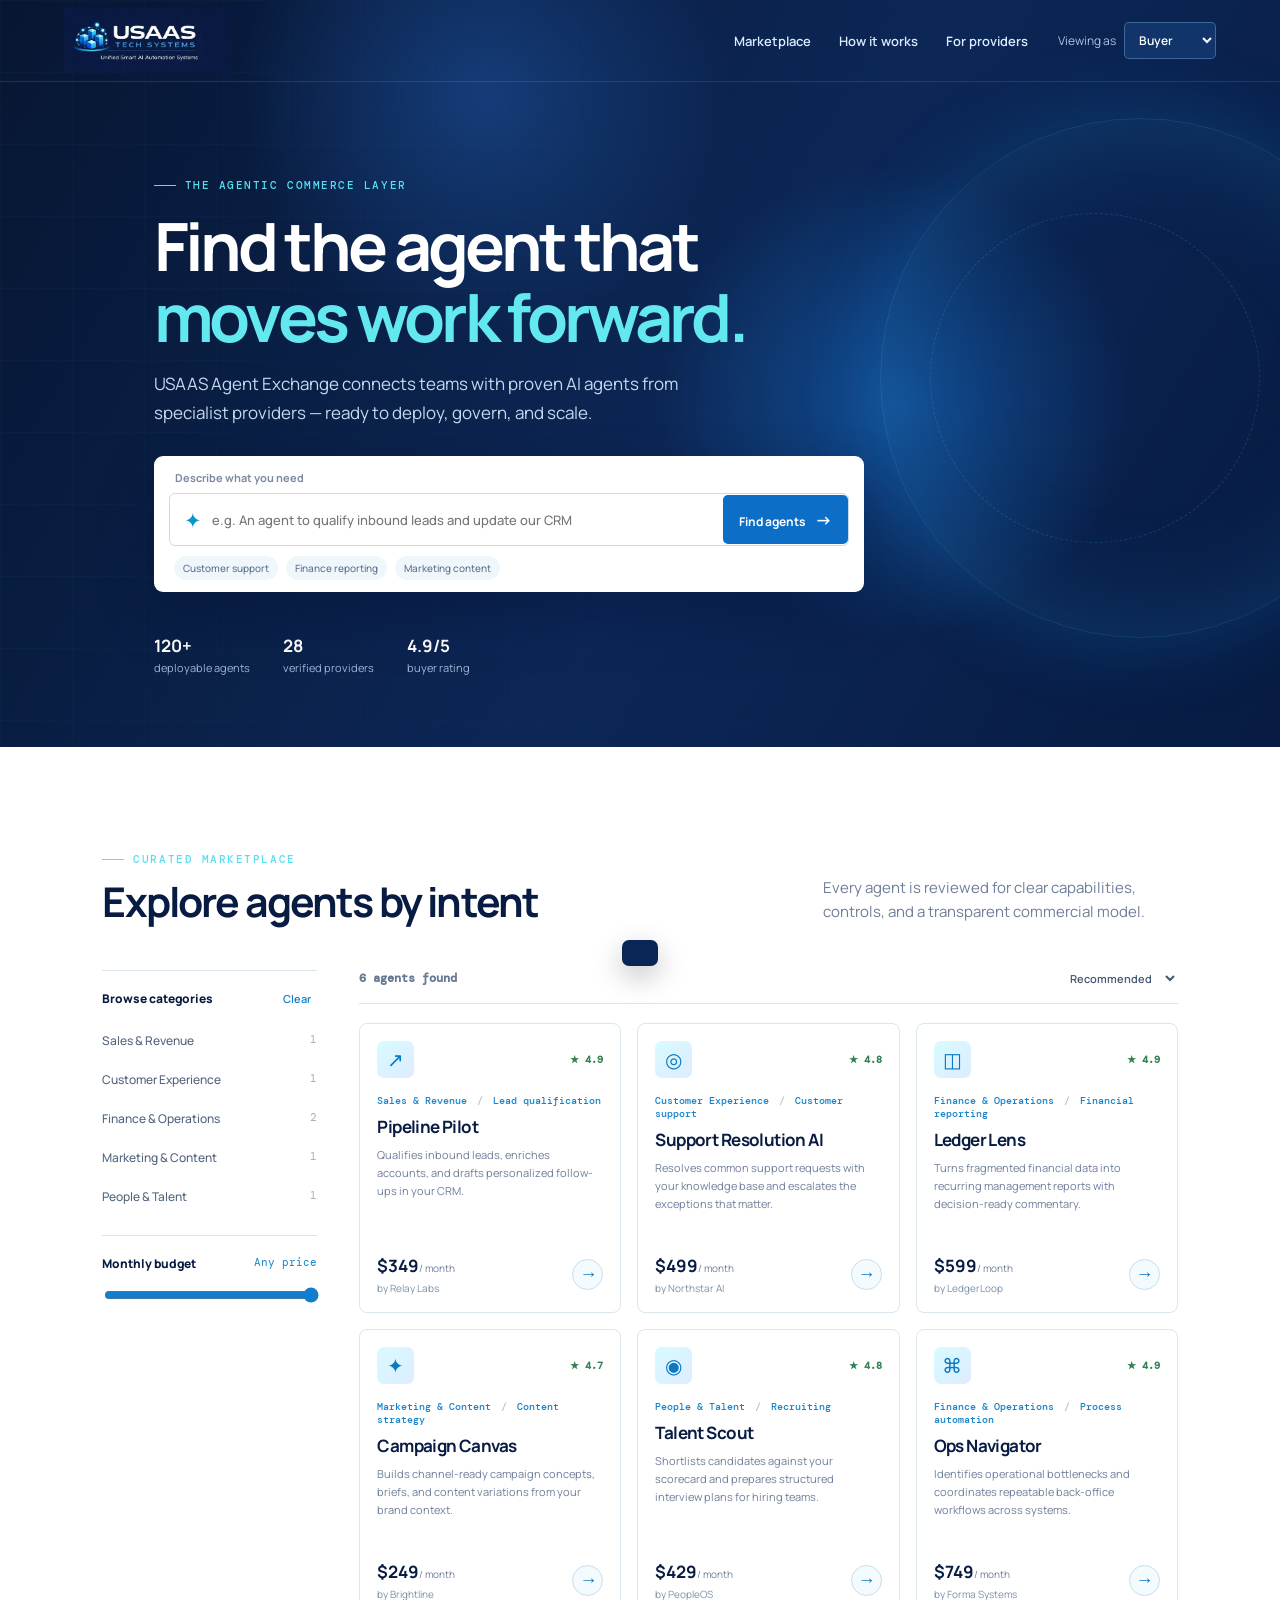
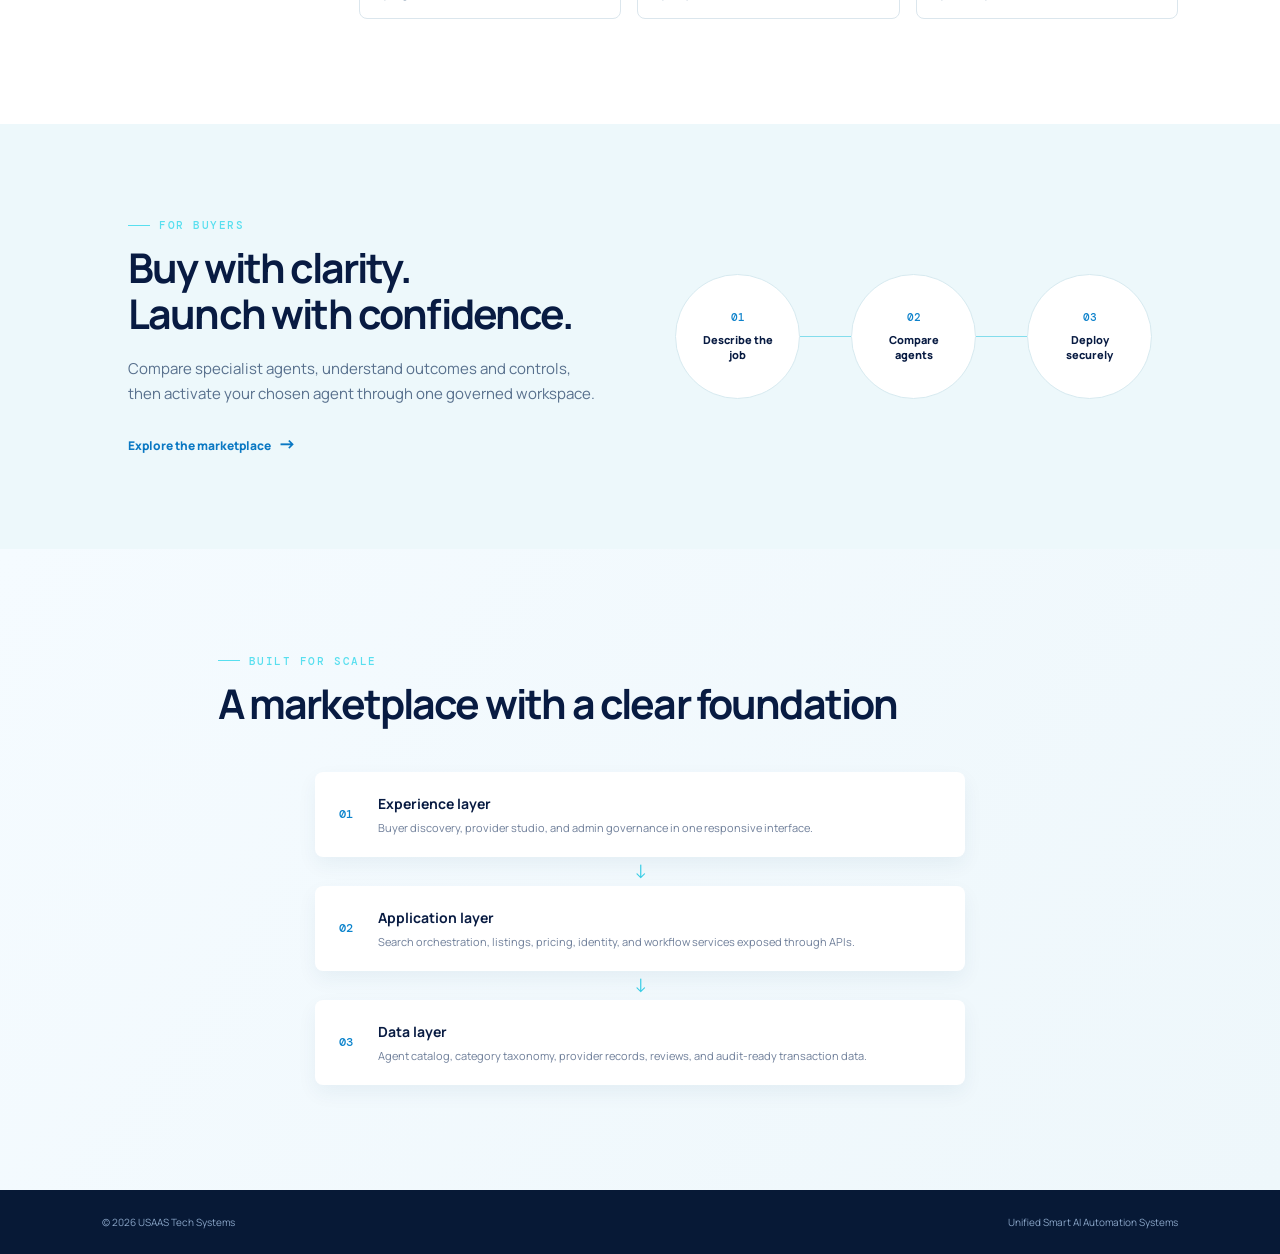
<file: index.html>
<!doctype html>
<html lang="en">
<head>
  <meta charset="utf-8">
  <meta name="viewport" content="width=device-width, initial-scale=1">
  <title>USAAS Agent Exchange</title>
  <link rel="preconnect" href="https://fonts.googleapis.com">
  <link rel="preconnect" href="https://fonts.gstatic.com" crossorigin>
  <link href="https://fonts.googleapis.com/css2?family=DM+Mono:wght@400;500&family=Manrope:wght@400;500;600;700;800&display=swap" rel="stylesheet">
  <link rel="stylesheet" href="styles.css">
</head>
<body>
  <div class="site-shell">
    <header class="topbar">
      <a class="brand" href="#top" aria-label="USAAS Agent Exchange home"><img src="assets/usaas-logo.png" alt="USAAS Tech Systems"></a>
      <nav aria-label="Primary navigation">
        <a href="#marketplace">Marketplace</a><a href="#how-it-works">How it works</a><a href="#providers">For providers</a>
      </nav>
      <div class="persona-control" aria-label="Preview persona">
        <span>Viewing as</span>
        <select id="personaSelect"><option value="buyer">Buyer</option><option value="seller">Seller</option><option value="admin">Admin</option></select>
      </div>
    </header>

    <main id="top">
      <section class="hero">
        <div class="eyebrow"><span></span> THE AGENTIC COMMERCE LAYER</div>
        <h1>Find the agent that<br><em>moves work forward.</em></h1>
        <p>USAAS Agent Exchange connects teams with proven AI agents from specialist providers — ready to deploy, govern, and scale.</p>
        <form id="searchForm" class="prompt-box">
          <label for="naturalSearch">Describe what you need</label>
          <div class="prompt-input"><span class="spark">✦</span><input id="naturalSearch" placeholder="e.g. An agent to qualify inbound leads and update our CRM" autocomplete="off"><button type="submit">Find agents <span>→</span></button></div>
          <div class="prompt-suggestions"><button type="button" data-query="automate customer support">Customer support</button><button type="button" data-query="financial analysis and reporting">Finance reporting</button><button type="button" data-query="content marketing ideas">Marketing content</button></div>
        </form>
        <div class="hero-proof"><div><strong>120+</strong><span>deployable agents</span></div><div><strong>28</strong><span>verified providers</span></div><div><strong>4.9/5</strong><span>buyer rating</span></div></div>
        <div class="orb orb-one"></div><div class="orb orb-two"></div>
      </section>

      <section class="marketplace" id="marketplace">
        <div class="section-heading"><div><div class="eyebrow"><span></span> CURATED MARKETPLACE</div><h2>Explore agents by intent</h2></div><p>Every agent is reviewed for clear capabilities, controls, and a transparent commercial model.</p></div>
        <div class="market-layout">
          <aside class="filters">
            <div class="filter-title">Browse categories <button id="clearFilter">Clear</button></div>
            <div id="categoryFilters" class="category-list"></div>
            <div class="divider"></div>
            <label class="price-label">Monthly budget <span id="budgetValue">Any price</span></label>
            <input type="range" id="priceRange" min="0" max="1000" step="50" value="1000">
          </aside>
          <div class="catalog">
            <div class="catalog-bar"><span id="resultCount">6 agents found</span><select id="sortSelect" aria-label="Sort agents"><option value="recommended">Recommended</option><option value="low">Price: low to high</option><option value="high">Price: high to low</option></select></div>
            <div id="agentGrid" class="agent-grid"></div>
          </div>
        </div>
      </section>

      <section class="role-panel buyer-panel active" data-panel="buyer">
        <div class="role-copy"><div class="eyebrow"><span></span> FOR BUYERS</div><h2>Buy with clarity.<br>Launch with confidence.</h2><p>Compare specialist agents, understand outcomes and controls, then activate your chosen agent through one governed workspace.</p><a href="#marketplace" class="text-link">Explore the marketplace <span>→</span></a></div>
        <div class="buyer-journey"><div class="journey-step"><b>01</b><span>Describe the job</span></div><div class="journey-line"></div><div class="journey-step"><b>02</b><span>Compare agents</span></div><div class="journey-line"></div><div class="journey-step"><b>03</b><span>Deploy securely</span></div></div>
      </section>

      <section class="role-panel seller-panel" data-panel="seller" id="providers">
        <div class="role-copy"><div class="eyebrow"><span></span> PROVIDER STUDIO</div><h2>Turn your agent into<br>a trusted product.</h2><p>Publish capabilities, define usage-based pricing, and reach teams looking for exactly the workflow you solve.</p><button class="primary-button" id="openListing">List an agent <span>→</span></button></div>
        <div class="seller-metrics"><div><span>Published agents</span><strong>04</strong><small>+1 this month</small></div><div><span>Monthly earnings</span><strong>$8,420</strong><small>↑ 18% vs. last month</small></div><div><span>Buyer satisfaction</span><strong>4.8</strong><small>Across 126 reviews</small></div></div>
      </section>

      <section class="role-panel admin-panel" data-panel="admin">
        <div class="role-copy"><div class="eyebrow"><span></span> MARKETPLACE COMMAND</div><h2>Govern a marketplace<br>that earns trust.</h2><p>Review new submissions, oversee provider quality, and keep commercial and safety standards consistent across the ecosystem.</p><button class="primary-button" id="reviewQueue">Review queue <span>→</span></button></div>
        <div class="admin-queue"><div class="queue-title">Approval queue <span>12 pending</span></div><div class="queue-item"><i></i><div><b>Contract Insight Agent</b><small>LegalWorks AI · Legal</small></div><button>Review</button></div><div class="queue-item"><i></i><div><b>Churn Signal Monitor</b><small>MetricLeaf · Customer success</small></div><button>Review</button></div><div class="queue-item"><i></i><div><b>Invoice Reconciliation</b><small>LedgerLoop · Finance</small></div><button>Review</button></div></div>
      </section>

      <section class="architecture" id="how-it-works"><div class="section-heading"><div><div class="eyebrow"><span></span> BUILT FOR SCALE</div><h2>A marketplace with a clear foundation</h2></div></div><div class="tier-diagram"><div class="tier"><span>01</span><div><b>Experience layer</b><p>Buyer discovery, provider studio, and admin governance in one responsive interface.</p></div></div><div class="tier-arrow">↓</div><div class="tier"><span>02</span><div><b>Application layer</b><p>Search orchestration, listings, pricing, identity, and workflow services exposed through APIs.</p></div></div><div class="tier-arrow">↓</div><div class="tier"><span>03</span><div><b>Data layer</b><p>Agent catalog, category taxonomy, provider records, reviews, and audit-ready transaction data.</p></div></div></div></section>
    </main>
    <footer><div>© 2026 USAAS Tech Systems</div><div>Unified Smart AI Automation Systems</div></footer>
  </div>
  <dialog id="listingDialog"><form method="dialog"><button class="dialog-close" value="cancel" aria-label="Close">×</button><div class="eyebrow"><span></span> PROVIDER STUDIO</div><h2>Start an agent listing</h2><p>Tell buyers what your agent accomplishes.</p><label>Agent name<input placeholder="e.g. Revenue Signal Agent"></label><label>Category<select><option>Sales & Revenue</option><option>Customer Experience</option><option>Finance & Operations</option><option>Marketing & Content</option></select></label><label>Starting monthly price<input type="number" placeholder="299"></label><button class="primary-button" value="submit">Save draft <span>→</span></button></form></dialog>
  <div class="toast" id="toast" role="status"></div>
  <script src="data/agents.js"></script><script src="api/marketplace-api.js"></script><script src="app.js"></script>
</body>
</html>
</file>
<file: styles.css>
:root {
  --ink: #081b42;
  --ink-2: #10295a;
  --blue: #177ed2;
  --aqua: #4ee6ee;
  --pale: #f1f8fb;
  --line: #d8e5ed;
  --muted: #6e7e99;
  --white: #fff;
  --lime: #b9f266;
}

* {
  box-sizing: border-box;
}

html {
  scroll-behavior: smooth;
}

body {
  margin: 0;
  font-family: Manrope, Arial, sans-serif;
  color: var(--ink);
  background: var(--white);
  font-size: 15px;
}

.site-shell {
  overflow: hidden;
}

.topbar {
  height: 82px;
  display: flex;
  align-items: center;
  justify-content: space-between;
  gap: 30px;
  padding: 0 clamp(24px, 5vw, 84px);
  position: absolute;
  z-index: 5;
  width: 100%;
  border-bottom: 1px solid rgba(255, 255, 255, 0.11);
}

.brand {
  display: block;
  width: 250px;
  height: 65px;
  overflow: hidden;
  position: relative;
}

.brand img {
  width: 100%;
  height: 100%;
  object-fit: contain;
  object-position: left center;
  position: absolute;
  inset: 0;
  mix-blend-mode: screen;
}

nav {
  display: flex;
  gap: 28px;
  margin-left: auto;
}

nav a {
  color: #dceafd;
  text-decoration: none;
  font-size: 13px;
  font-weight: 600;
}

.persona-control {
  display: flex;
  align-items: center;
  gap: 8px;
  color: #a8c5e6;
  font-size: 12px;
}

.persona-control select {
  border: 1px solid rgba(151, 213, 255, 0.32);
  border-radius: 5px;
  background: #11346a;
  color: #fff;
  padding: 8px 24px 8px 10px;
  font: 600 12px Manrope;
}

.hero {
  min-height: 705px;
  padding: 178px clamp(24px, 12vw, 190px) 72px;
  position: relative;
  color: #fff;
  background: radial-gradient(circle at 70% 54%, #124d92 0, transparent 24%), radial-gradient(circle at 38% 13%, #153c79 0, transparent 24%), linear-gradient(120deg, #071632 0%, #0c2756 56%, #071b42 100%);
  isolation: isolate;
}

.hero:after {
  content: "";
  position: absolute;
  inset: 0;
  z-index: -1;
  opacity: 0.18;
  background-image: linear-gradient(rgba(111, 218, 250, 0.15) 1px, transparent 1px), linear-gradient(90deg, rgba(111, 218, 250, 0.12) 1px, transparent 1px);
  background-size: 72px 72px;
  mask-image: linear-gradient(90deg, #000, transparent 90%);
}

.eyebrow {
  font: 500 11px 'DM Mono', monospace;
  letter-spacing: 0.14em;
  color: #58dfef;
  display: flex;
  align-items: center;
  gap: 9px;
}

.eyebrow span {
  width: 22px;
  height: 1px;
  background: currentColor;
  display: block;
}

.hero h1 {
  font-size: clamp(41px, 5.2vw, 72px);
  line-height: 1.07;
  letter-spacing: -0.055em;
  margin: 18px 0;
}

.hero h1 em {
  font-style: normal;
  color: #64e8f0;
}

.hero > p {
  max-width: 580px;
  color: #c5d9f1;
  font-size: 17px;
  line-height: 1.7;
  margin-bottom: 28px;
}

.prompt-box {
  background: #fff;
  color: var(--ink);
  max-width: 710px;
  padding: 14px 15px 12px;
  border-radius: 9px;
  box-shadow: 0 25px 55px rgba(0, 10, 45, 0.28);
  position: relative;
  z-index: 1;
}

.prompt-box label {
  display: block;
  font-size: 11px;
  font-weight: 700;
  color: #7d8ba0;
  margin: 0 0 8px 6px;
}

.prompt-input {
  display: flex;
  align-items: center;
  border: 1px solid #cbdce7;
  border-radius: 6px;
  min-height: 53px;
  padding-left: 14px;
}

.spark {
  color: #0897cd;
  font-size: 21px;
}

.prompt-input input {
  border: 0;
  outline: 0;
  flex: 1;
  min-width: 0;
  font: 500 13px Manrope;
  padding: 10px;
  color: var(--ink);
}

.prompt-input button,
.primary-button {
  border: 0;
  border-radius: 5px;
  background: #0c6ec7;
  color: #fff;
  font: 700 12px Manrope;
  padding: 13px 16px;
  white-space: nowrap;
  cursor: pointer;
}

.prompt-input button span,
.primary-button span {
  font-size: 17px;
  margin-left: 7px;
}

.prompt-suggestions {
  display: flex;
  gap: 8px;
  flex-wrap: wrap;
  padding: 10px 5px 0;
}

.prompt-suggestions button {
  border: 0;
  background: #eff7fb;
  color: #5d7290;
  border-radius: 12px;
  padding: 5px 9px;
  font: 500 10px Manrope;
  cursor: pointer;
}

.hero-proof {
  display: flex;
  gap: 33px;
  margin-top: 42px;
}

.hero-proof div {
  display: flex;
  flex-direction: column;
  gap: 3px;
}

.hero-proof strong {
  font-size: 17px;
}

.hero-proof span {
  font-size: 11px;
  color: #9fb7d6;
}

.orb {
  position: absolute;
  border-radius: 50%;
  border: 1px solid rgba(96, 237, 255, 0.15);
  z-index: -1;
}

.orb-one {
  width: 520px;
  height: 520px;
  right: -120px;
  top: 118px;
  box-shadow: inset 0 0 120px rgba(43, 164, 240, 0.2), 0 0 80px rgba(21, 131, 225, 0.25);
}

.orb-two {
  width: 330px;
  height: 330px;
  right: 20px;
  top: 213px;
  border-style: dashed;
}

.marketplace {
  padding: 105px clamp(24px, 8vw, 130px);
}

.section-heading {
  display: flex;
  align-items: end;
  justify-content: space-between;
  gap: 30px;
  margin-bottom: 45px;
}

.section-heading h2,
.role-copy h2,
.architecture h2 {
  font-size: clamp(28px, 3.2vw, 45px);
  line-height: 1.12;
  letter-spacing: -0.045em;
  margin: 13px 0 0;
}

.section-heading p {
  max-width: 355px;
  color: var(--muted);
  line-height: 1.65;
  margin: 0;
}

.market-layout {
  display: grid;
  grid-template-columns: 215px 1fr;
  gap: 42px;
}

.filters {
  border-top: 1px solid var(--line);
  padding-top: 19px;
}

.filter-title {
  font-size: 12px;
  font-weight: 800;
  display: flex;
  justify-content: space-between;
}

.filter-title button {
  border: 0;
  background: none;
  color: #1680c9;
  font: 600 11px Manrope;
  cursor: pointer;
}

.category-list {
  margin-top: 14px;
}

.category-filter {
  width: 100%;
  border: 0;
  background: transparent;
  color: #52647e;
  text-align: left;
  padding: 11px 0;
  font: 500 12px Manrope;
  cursor: pointer;
  display: flex;
  justify-content: space-between;
}

.category-filter:hover,
.category-filter.selected {
  color: #0874c7;
  font-weight: 800;
}

.category-filter span {
  font: 11px 'DM Mono';
  color: #a1b0bd;
}

.divider {
  height: 1px;
  background: var(--line);
  margin: 19px 0;
}

.price-label {
  display: flex;
  justify-content: space-between;
  font-size: 12px;
  font-weight: 800;
}

.price-label span {
  color: #1783cb;
  font: 11px 'DM Mono';
}

.filters input {
  width: 100%;
  accent-color: #117dcc;
  margin-top: 15px;
}

.catalog-bar {
  height: 34px;
  display: flex;
  align-items: start;
  justify-content: space-between;
  border-bottom: 1px solid var(--line);
  font: 600 12px 'DM Mono';
  color: #667793;
}

.catalog-bar select {
  border: 0;
  background: transparent;
  color: #445873;
  font: 600 11px Manrope;
  outline: 0;
}

.agent-grid {
  display: grid;
  grid-template-columns: repeat(3, minmax(0, 1fr));
  gap: 16px;
  padding-top: 19px;
}

.agent-card {
  border: 1px solid #dbe6ed;
  border-radius: 8px;
  padding: 17px;
  min-height: 290px;
  display: flex;
  flex-direction: column;
  transition: transform 0.2s, box-shadow 0.2s;
  background: #fff;
}

.agent-card:hover {
  transform: translateY(-4px);
  box-shadow: 0 14px 30px rgba(9, 49, 93, 0.1);
}

.card-top,
.card-bottom {
  display: flex;
  align-items: center;
  justify-content: space-between;
}

.agent-icon {
  display: grid;
  place-items: center;
  width: 37px;
  height: 37px;
  border-radius: 7px;
  background: linear-gradient(135deg, #d8fbff, #ddecff);
  color: #0a78c3;
  font-size: 20px;
}

.rating {
  font: 600 10px 'DM Mono';
  color: #318050;
}

.agent-category {
  font: 500 10px 'DM Mono';
  color: #1683c9;
  margin-top: 16px;
}

.agent-category span {
  color: #b2bfcc;
  padding: 0 4px;
}

.agent-card h3 {
  font-size: 17px;
  letter-spacing: -0.035em;
  margin: 8px 0;
}

.agent-card p {
  font-size: 11px;
  line-height: 1.65;
  color: var(--muted);
  margin: 0;
}

.card-bottom {
  margin-top: auto;
  padding-top: 16px;
}

.card-bottom strong {
  font-size: 17px;
}

.card-bottom small {
  font-size: 10px;
  color: var(--muted);
}

.card-bottom em {
  font: 10px Manrope;
  color: #7890a8;
  display: block;
  margin-top: 4px;
}

.discover {
  border: 1px solid #c9ddea;
  background: #f4fbff;
  color: #087ac6;
  border-radius: 50%;
  font-size: 18px;
  width: 31px;
  height: 31px;
  cursor: pointer;
}

.empty-state {
  grid-column: 1 / -1;
  padding: 40px;
  text-align: center;
  background: #f6fafc;
  color: var(--muted);
  display: flex;
  flex-direction: column;
  gap: 8px;
}

.empty-state strong {
  color: var(--ink);
}

.role-panel {
  display: none;
  grid-template-columns: 1fr 1fr;
  gap: 70px;
  align-items: center;
  padding: 94px clamp(24px, 10vw, 160px);
  background: #edf8fb;
}

.role-panel.active {
  display: grid;
}

.role-copy p {
  color: #58708d;
  line-height: 1.7;
  max-width: 480px;
  margin: 19px 0 24px;
}

.text-link {
  font-size: 12px;
  color: #0a78c3;
  text-decoration: none;
  font-weight: 800;
}

.text-link span {
  font-size: 18px;
  margin-left: 5px;
}

.buyer-journey {
  display: flex;
  align-items: center;
}

.journey-step {
  background: #fff;
  border: 1px solid #d7eaf0;
  border-radius: 50%;
  width: 125px;
  height: 125px;
  display: flex;
  flex-direction: column;
  justify-content: center;
  align-items: center;
  text-align: center;
  flex-shrink: 0;
}

.journey-step b {
  font: 500 11px 'DM Mono';
  color: #0e82cb;
}

.journey-step span {
  font-size: 11px;
  font-weight: 800;
  max-width: 78px;
  margin-top: 8px;
}

.journey-line {
  height: 1px;
  flex: 1;
  background: #83ddec;
}

.seller-panel {
  background: #091d43;
  color: #fff;
}

.seller-panel .role-copy p {
  color: #b7cae4;
}

.seller-metrics {
  display: grid;
  grid-template-columns: 1fr 1fr;
  gap: 12px;
}

.seller-metrics div {
  padding: 20px;
  background: #12305f;
  border: 1px solid rgba(117, 205, 240, 0.18);
  border-radius: 8px;
}

.seller-metrics span,
.seller-metrics small {
  display: block;
  color: #9bb8d7;
  font-size: 10px;
}

.seller-metrics strong {
  display: block;
  font-size: 28px;
  letter-spacing: -0.05em;
  margin: 8px 0;
}

.seller-metrics small {
  color: #8ee9d9;
}

.admin-panel {
  background: #f4f7ff;
}

.admin-queue {
  background: #fff;
  border-radius: 9px;
  box-shadow: 0 10px 28px rgba(28, 54, 107, 0.1);
  padding: 20px;
}

.queue-title {
  display: flex;
  justify-content: space-between;
  font-weight: 800;
  font-size: 13px;
  border-bottom: 1px solid var(--line);
  padding-bottom: 15px;
}

.queue-title span {
  color: #d77821;
  font: 11px 'DM Mono';
}

.queue-item {
  display: flex;
  align-items: center;
  gap: 11px;
  border-bottom: 1px solid #edf1f5;
  padding: 13px 0;
}

.queue-item i {
  width: 8px;
  height: 8px;
  background: #f3aa3c;
  border-radius: 50%;
}

.queue-item div {
  flex: 1;
}

.queue-item b {
  display: block;
  font-size: 11px;
}

.queue-item small {
  font-size: 10px;
  color: var(--muted);
}

.queue-item button {
  border: 1px solid #d1dcea;
  background: #fff;
  color: #1277c1;
  border-radius: 4px;
  font: 700 10px Manrope;
  padding: 6px 9px;
  cursor: pointer;
}

.architecture {
  padding: 105px clamp(24px, 17vw, 270px);
  background: linear-gradient(125deg, #f5fbff, #eef7fb);
}

.tier-diagram {
  margin: auto;
  max-width: 650px;
}

.tier {
  display: flex;
  gap: 25px;
  align-items: center;
  background: #fff;
  padding: 21px 24px;
  border-radius: 8px;
  box-shadow: 0 8px 20px rgba(11, 62, 104, 0.06);
}

.tier > span {
  font: 500 12px 'DM Mono';
  color: #0b83cc;
}

.tier b {
  font-size: 14px;
}

.tier p {
  font-size: 11px;
  line-height: 1.55;
  color: var(--muted);
  margin: 5px 0 0;
}

.tier-arrow {
  text-align: center;
  color: #38cde5;
  height: 29px;
  font-size: 19px;
}

footer {
  background: #071936;
  color: #8aa5c7;
  padding: 25px clamp(24px, 8vw, 130px);
  display: flex;
  justify-content: space-between;
  font-size: 10px;
}

dialog {
  border: 0;
  border-radius: 10px;
  padding: 0;
  box-shadow: 0 30px 80px rgba(0, 0, 0, 0.35);
  max-width: 430px;
  width: calc(100% - 40px);
}

dialog::backdrop {
  background: rgba(2, 17, 48, 0.63);
  backdrop-filter: blur(3px);
}

dialog form {
  padding: 34px;
  position: relative;
}

dialog h2 {
  font-size: 29px;
  letter-spacing: -0.05em;
  margin: 13px 0 5px;
}

dialog p {
  font-size: 12px;
  color: var(--muted);
  margin-bottom: 20px;
}

dialog label {
  display: block;
  font-size: 11px;
  font-weight: 800;
  margin: 13px 0;
}

dialog input,
dialog select {
  width: 100%;
  padding: 11px;
  margin-top: 6px;
  border: 1px solid #d3dfeb;
  border-radius: 5px;
  font: 13px Manrope;
}

.dialog-close {
  border: 0;
  background: transparent;
  position: absolute;
  right: 15px;
  top: 12px;
  font-size: 25px;
  color: #6d7e96;
  cursor: pointer;
}

.toast {
  position: fixed;
  bottom: 24px;
  left: 50%;
  transform: translate(-50%, 90px);
  background: #092657;
  color: #fff;
  border-radius: 7px;
  padding: 13px 18px;
  font-size: 12px;
  box-shadow: 0 10px 28px rgba(0, 0, 0, 0.25);
  transition: transform 0.25s;
  z-index: 10;
}

.toast.show {
  transform: translate(-50%, 0);
}

@media (max-width: 850px) {
  nav {
    display: none;
  }

  .topbar {
    height: 68px;
  }

  .persona-control span {
    display: none;
  }

  .hero {
    padding: 145px 7vw 65px;
    min-height: 630px;
  }

  .market-layout {
    grid-template-columns: 1fr;
  }

  .filters {
    display: grid;
    grid-template-columns: 1fr 1fr;
    gap: 12px;
  }

  .filter-title {
    grid-column: 1 / -1;
  }

  .category-list {
    margin: 0;
  }

  .divider {
    display: none;
  }

  .agent-grid {
    grid-template-columns: repeat(2, 1fr);
  }

  .role-panel {
    grid-template-columns: 1fr;
    gap: 38px;
  }

  .buyer-journey {
    max-width: 480px;
  }

  .architecture {
    padding: 80px 8vw;
  }
}

@media (max-width: 520px) {
  .topbar {
    padding: 0 20px;
  }

  .brand {
    width: 180px;
    height: 52px;
  }

  .brand img {
    width: 100%;
    height: 100%;
    inset: 0;
  }

  .hero h1 {
    font-size: 40px;
  }

  .prompt-input {
    align-items: stretch;
    flex-wrap: wrap;
    padding: 10px;
  }

  .prompt-input input {
    min-height: 39px;
    width: calc(100% - 35px);
    flex: none;
  }

  .prompt-input button {
    width: 100%;
  }

  .hero-proof {
    gap: 18px;
  }

  .marketplace {
    padding: 65px 20px;
  }

  .section-heading {
    display: block;
    margin-bottom: 30px;
  }

  .section-heading p {
    margin-top: 16px;
  }

  .filters {
    display: block;
  }

  .category-list {
    margin: 10px 0;
  }

  .divider {
    display: block;
  }

  .agent-grid {
    grid-template-columns: 1fr;
  }

  .role-panel {
    padding: 65px 20px;
  }

  .buyer-journey {
    transform: scale(0.8);
    transform-origin: left;
  }

  .seller-metrics {
    grid-template-columns: 1fr 1fr;
  }

  .architecture {
    padding: 65px 20px;
  }

  footer {
    padding: 20px;
    gap: 12px;
    flex-direction: column;
  }
}
</file>
